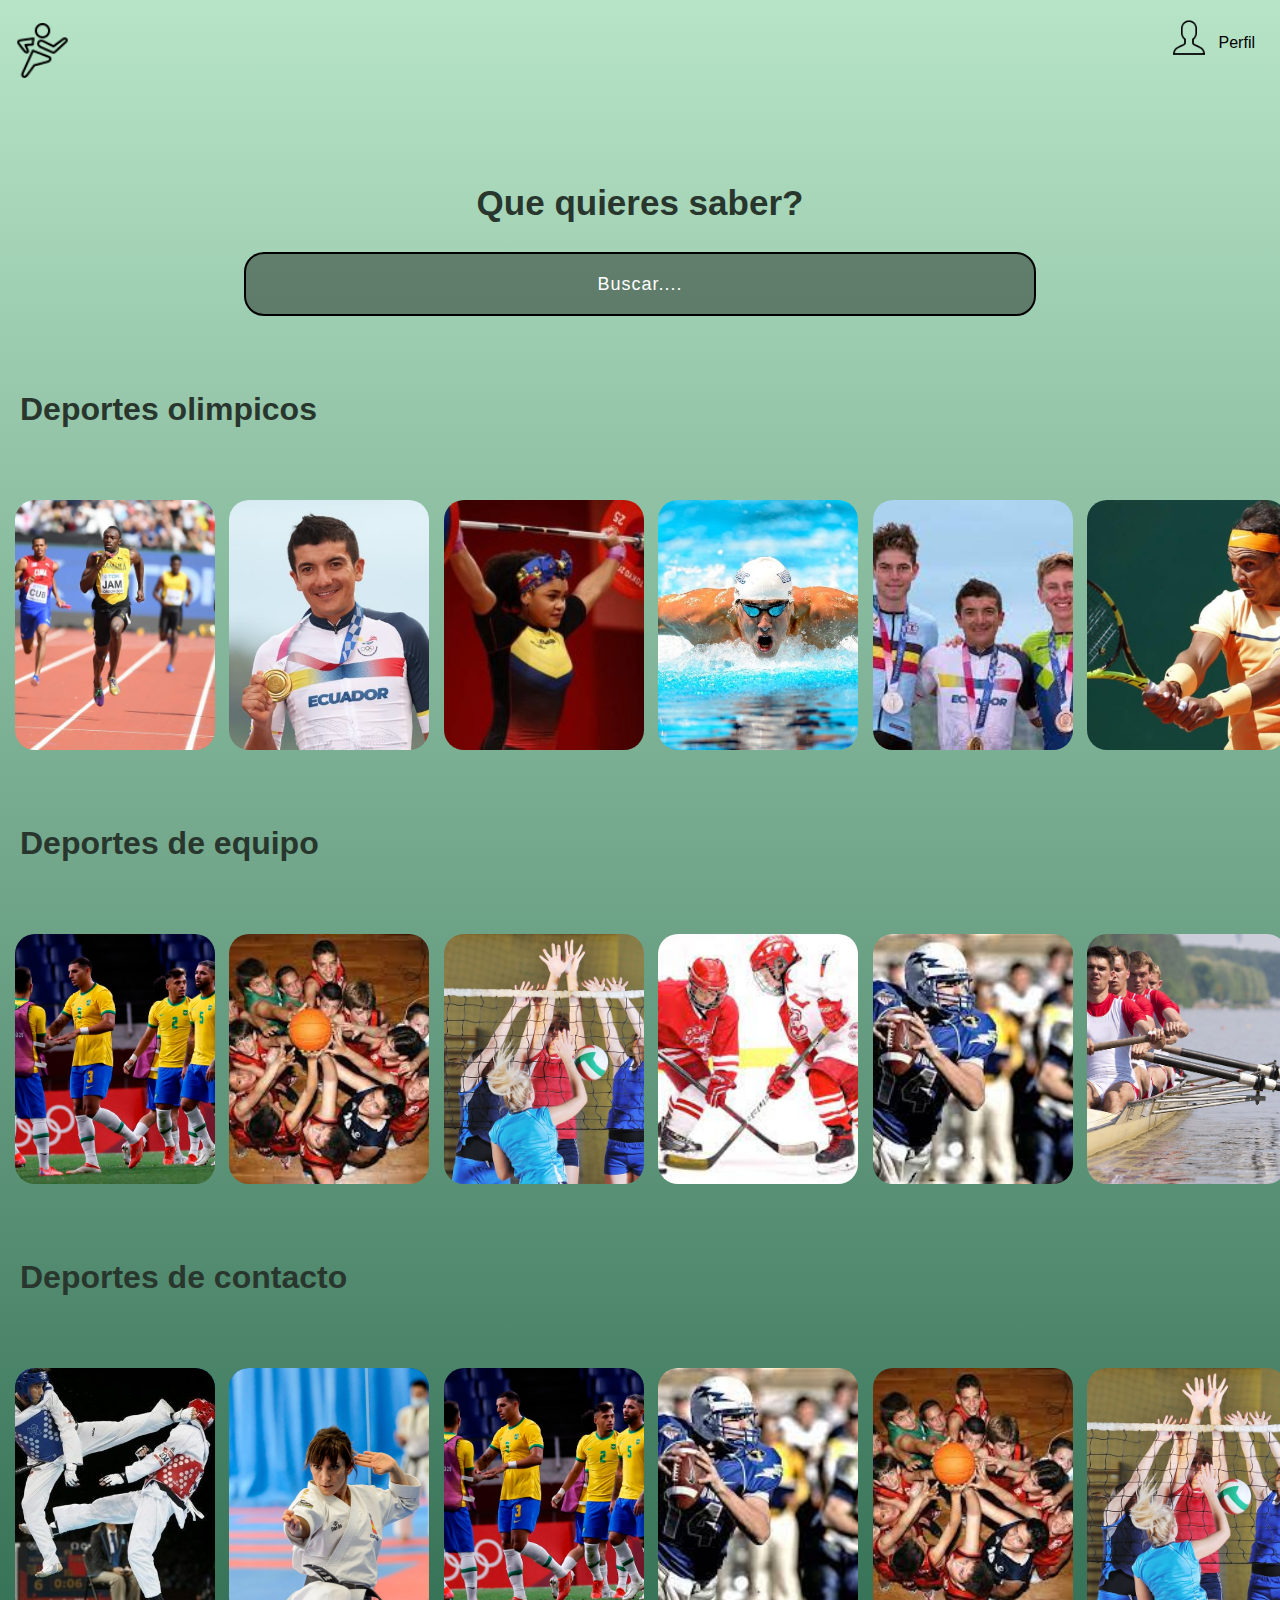
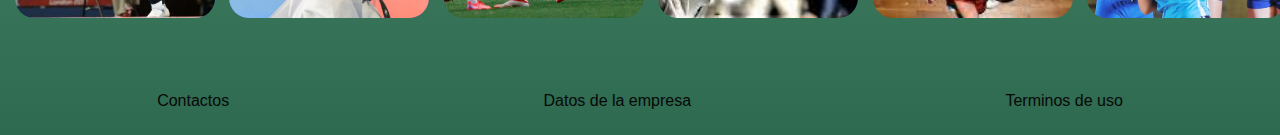
<file: index.html>
<!DOCTYPE html>
<html lang="en">
<head>
    <meta charset="UTF-8">
    <meta http-equiv="X-UA-Compatible" content="IE=edge">
    <meta name="viewport" content="width=device-width, initial-scale=1.0">
    <title>Deportes</title>
    <link rel="stylesheet" href="css/style.css">
</head>
<body>
    <header class="header">
        <img class="header--img" src="img/logo.png" alt="logo">
        <div class="header__container">
            <div class="header__container--menu">
                <img src="img/perfil.png" alt="perfil">
                <p>Perfil</p>
            </div>
            <ul>
                <li><a href="registro.html">Cuenta</a></li>
                <li><a href="login.html">Cerrar Sesión</a></li>
            </ul>
        </div>
    </header>
    <section class="main">
        <h2>Que quieres saber?</h2>
        <input class="main__input" type="text" placeholder="Buscar....">
    </section>

    <h1 class="titulo">Deportes olimpicos</h1>
    <section class="carousel">
        <div class="carousel__container">
            <div class="carousel--item">
                <img src="img/atletismo.jpg" alt="Item 1">
                <div class="carousel--item-detail">
                    <div>
                        <img src="img/play.png" alt="Play">
                        <img src="img/add.png" alt="Add">
                    </div>
                    <h4>Titulo</h4>
                    <p>Subtitlo descriptivo</p>
                </div>
            </div>
            <div class="carousel--item">
                <img src="img/img.jpg" alt="Item 2">
                <div class="carousel--item-detail">
                    <div>
                        <img src="img/play.png" alt="Play">
                        <img src="img/add.png" alt="Add">
                    </div>
                    <h4>Titulo</h4>
                    <p>Subtitlo descriptivo</p>
                </div>
            </div>
            <div class="carousel--item">
                <img src="img/naise.jpg" alt="Item 3">
                <div class="carousel--item-detail">
                    <div>
                        <img src="img/play.png" alt="Play">
                        <img src="img/add.png" alt="Add">
                    </div>
                    <h4>Titulo</h4>
                    <p>Subtitlo descriptivo</p>
                </div>
            </div>
            <div class="carousel--item">
                <img src="img/natacion.jpg" alt="Item 4">
                <div class="carousel--item-detail">
                    <div>
                        <img src="img/play.png" alt="Play">
                        <img src="img/add.png" alt="Add">
                    </div>
                    <h4>Titulo</h4>
                    <p>Subtitlo descriptivo</p>
                </div>
            </div>
            <div class="carousel--item">
                <img src="img/descarga.jpg" alt="Item 5">
                <div class="carousel--item-detail">
                    <div>
                        <img src="img/play.png" alt="Play">
                        <img src="img/add.png" alt="Add">
                    </div>
                    <h4>Titulo</h4>
                    <p>Subtitlo descriptivo</p>
                </div>
            </div>
            <div class="carousel--item">
                <img src="img/tenis.jpg" alt="Item 6">
                <div class="carousel--item-detail">
                    <div>
                        <img src="img/play.png" alt="Play">
                        <img src="img/add.png" alt="Add">
                    </div>
                    <h4>Titulo</h4>
                    <p>Subtitlo descriptivo</p>
                </div>
            </div>
            <div class="carousel--item">
                <img src="img/salto.jpg" alt="Item 6">
                <div class="carousel--item-detail">
                    <div>
                        <img src="img/play.png" alt="Play">
                        <img src="img/add.png" alt="Add">
                    </div>
                    <h4>Titulo</h4>
                    <p>Subtitlo descriptivo</p>
                </div>
            </div>
        </div>
    </section>
  
    
    <h1 class="titulo">Deportes de equipo</h1>
    <section class="carousel">
        <div class="carousel__container">
            <div class="carousel--item">
                <img src="img/futbol.jpg" alt="Item 1">
                <div class="carousel--item-detail">
                    <div>
                        <img src="img/play.png" alt="Play">
                        <img src="img/add.png" alt="Add">
                    </div>
                    <h4>Titulo</h4>
                    <p>Subtitlo descriptivo</p>
                </div>
            </div>
            <div class="carousel--item">
                <img src="img/basket.jpg" alt="Item 2">
                <div class="carousel--item-detail">
                    <div>
                        <img src="img/play.png" alt="Play">
                        <img src="img/add.png" alt="Add">
                    </div>
                    <h4>Titulo</h4>
                    <p>Subtitlo descriptivo</p>
                </div>
            </div>
            <div class="carousel--item">
                <img src="img/bolyy.jpg" alt="Item 3">
                <div class="carousel--item-detail">
                    <div>
                        <img src="img/play.png" alt="Play">
                        <img src="img/add.png" alt="Add">
                    </div>
                    <h4>Titulo</h4>
                    <p>Subtitlo descriptivo</p>
                </div>
            </div>
            <div class="carousel--item">
                <img src="img/joki.jpg" alt="Item 4">
                <div class="carousel--item-detail">
                    <div>
                        <img src="img/play.png" alt="Play">
                        <img src="img/add.png" alt="Add">
                    </div>
                    <h4>Titulo</h4>
                    <p>Subtitlo descriptivo</p>
                </div>
            </div>
            <div class="carousel--item">
                <img src="img/futbolamericano.jpg" alt="Item 5">
                <div class="carousel--item-detail">
                    <div>
                        <img src="img/play.png" alt="Play">
                        <img src="img/add.png" alt="Add">
                    </div>
                    <h4>Titulo</h4>
                    <p>Subtitlo descriptivo</p>
                </div>
            </div>
            <div class="carousel--item">
                <img src="img/remo.jpg" alt="Item 6">
                <div class="carousel--item-detail">
                    <div>
                        <img src="img/play.png" alt="Play">
                        <img src="img/add.png" alt="Add">
                    </div>
                    <h4>Titulo</h4>
                    <p>Subtitlo descriptivo</p>
                </div>
            </div>
            <div class="carousel--item">
                <img src="img/beibol.jpg" alt="Item 6">
                <div class="carousel--item-detail">
                    <div>
                        <img src="img/play.png" alt="Play">
                        <img src="img/add.png" alt="Add">
                    </div>
                    <h4>Titulo</h4>
                    <p>Subtitlo descriptivo</p>
                </div>
            </div>
        </div>
    </section>
    <h1 class="titulo">Deportes de contacto</h1>
    <section class="carousel">
        <div class="carousel__container">
            <div class="carousel--item">
                <img src="img/pelea.jpg" alt="Item 1">
                <div class="carousel--item-detail">
                    <div>
                        <img src="img/play.png" alt="Play">
                        <img src="img/add.png" alt="Add">
                    </div>
                    <h4>Titulo</h4>
                    <p>Subtitlo descriptivo</p>
                </div>
            </div>
            <div class="carousel--item">
                <img src="img/Sandra.jpg" alt="Item 2">
                <div class="carousel--item-detail">
                    <div>
                        <img src="img/play.png" alt="Play">
                        <img src="img/add.png" alt="Add">
                    </div>
                    <h4>Titulo</h4>
                    <p>Subtitlo descriptivo</p>
                </div>
            </div>
            <div class="carousel--item">
                <img src="img/futbol.jpg" alt="Item 3">
                <div class="carousel--item-detail">
                    <div>
                        <img src="img/play.png" alt="Play">
                        <img src="img/add.png" alt="Add">
                    </div>
                    <h4>Titulo</h4>
                    <p>Subtitlo descriptivo</p>
                </div>
            </div>
            <div class="carousel--item">
                <img src="img/futbolamericano.jpg" alt="Item 4">
                <div class="carousel--item-detail">
                    <div>
                        <img src="img/play.png" alt="Play">
                        <img src="img/add.png" alt="Add">
                    </div>
                    <h4>Titulo</h4>
                    <p>Subtitlo descriptivo</p>
                </div>
            </div>
            <div class="carousel--item">
                <img src="img/basket.jpg" alt="Item 5">
                <div class="carousel--item-detail">
                    <div>
                        <img src="img/play.png" alt="Play">
                        <img src="img/add.png" alt="Add">
                    </div>
                    <h4>Titulo</h4>
                    <p>Subtitlo descriptivo</p>
                </div>
            </div>
            <div class="carousel--item">
                <img src="img/bolyy.jpg" alt="Item 6">
                <div class="carousel--item-detail">
                    <div>
                        <img src="img/play.png" alt="Play">
                        <img src="img/add.png" alt="Add">
                    </div>
                    <h4>Titulo</h4>
                    <p>Subtitlo descriptivo</p>
                </div>
            </div>
            <div class="carousel--item">
                <img src="img/beibol.jpg" alt="Item 6">
                <div class="carousel--item-detail">
                    <div>
                        <img src="img/play.png" alt="Play">
                        <img src="img/add.png" alt="Add">
                    </div>
                    <h4>Titulo</h4>
                    <p>Subtitlo descriptivo</p>
                </div>
            </div>
        </div>
    </section>

    <footer class="footer">
        <a href="/">Contactos</a>
        <a href="/">Datos de la empresa</a>
        <a href="/">Terminos de uso</a>
    </footer>
</body>
</html>
</file>
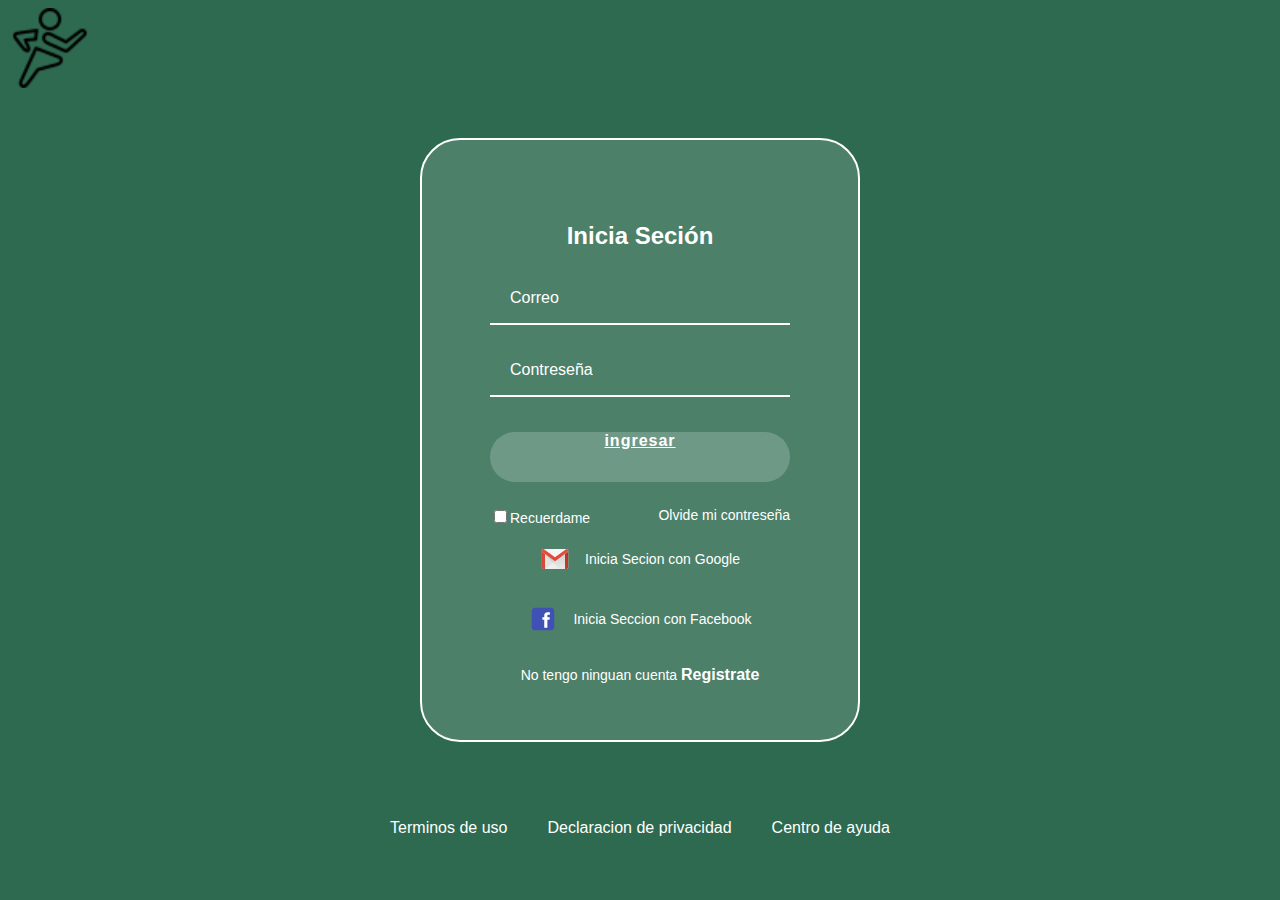
<file: login.html>
<!DOCTYPE html>
<html lang="en">

<head>
    <meta charset="UTF-8">
    <title>Login</title>
    <link rel="stylesheet" href="css/login.css">
</head>

<body>
    <header class="header">
        <img class="header__img" src="img/logo.png" alt="Logo Buho">
    </header>

    <section class="login">
        <section class="login__container">
            <h2>Inicia Seción</h2>
            <form class="login__container--form">
                <input class="input" type="text" placeholder="Correo">
                <input class="input" type="password" placeholder="Contreseña">
                <a href="index.html" class="button">ingresar</a>
                <div class="login_container--rememberme">
                    <label>
                        <input type="checkbox" id="cbox1" value="">Recuerdame
                    </label>
                    <a href="/">Olvide mi contreseña</a>
                </div>
            </form>
            <section class="login__container--social-media">
                <div>
                    <img class="login__container--img" src="img/gmail.svg" alt="Icono-Gmail">Inicia Secion con Google
                </div>
                <div>
                    <img class="login__container--img" src="img/facebook.svg" alt="Icono-Facebook"> Inicia Seccion
                    con Facebook
                </div>
            </section>
            <p class="login__container--register">No tengo ninguan cuenta <a href="registro.html">Registrate</a></p>
        </section>
    </section>
    
    <footer class="footer">
        <a href="/">Terminos de uso</a>
        <a href="/">Declaracion de privacidad</a>
        <a href="">Centro de ayuda</a>
    </footer>
</body>

</html>
</file>
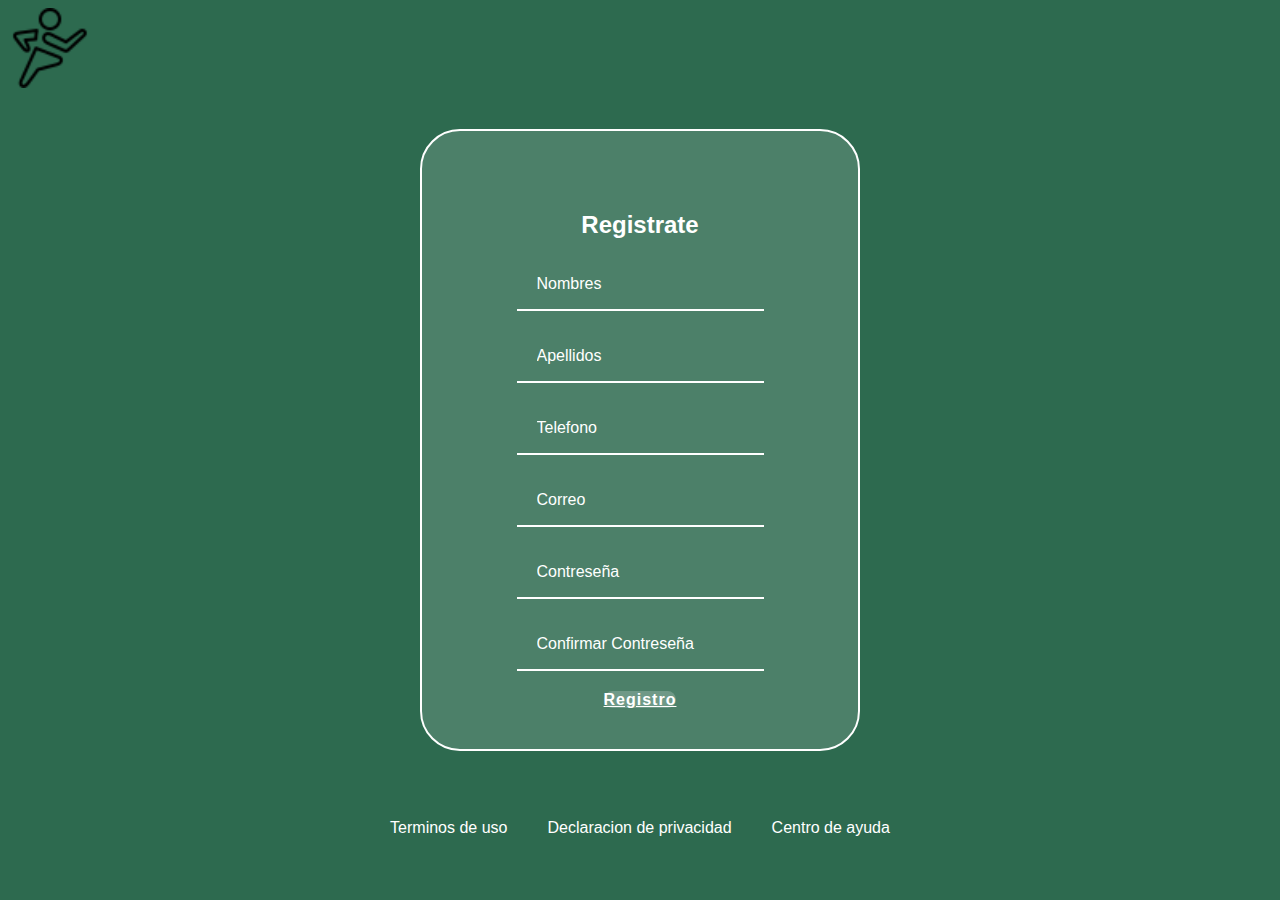
<file: registro.html>
<!DOCTYPE html>
<html lang="en">

<head>
    <meta charset="UTF-8">
    <title>Registro</title>
    <link rel="stylesheet" href="css/registro.css">
</head>

<body>
    <header class="header">
        <img class="header__img" src="img/logo.png"Logo Buho">
    </header>

    <section class="login">
        <section class="login__container">
            <h2>Registrate</h2>
            <form class="login__container--form">
                <input class="input" type="text" placeholder="Nombres">
                <input class="input" type="text" placeholder="Apellidos">
                <input class="input" type="tel" placeholder="Telefono">
                <input class="input" type="email" placeholder="Correo">
                <input class="input" type="password" placeholder="Contreseña">
                <input class="input" type="password" placeholder="Confirmar Contreseña">
                <a href="login.html" class="button">Registro</a>

            </form>
        </section>
    </section>

    <footer class="footer">
        <a href="/">Terminos de uso</a>
        <a href="/">Declaracion de privacidad</a>
        <a href="">Centro de ayuda</a>
    </footer>
</body>

</html>
</file>
<file: css/style.css>
body{
    margin: 0;
    padding: 0;
    background: linear-gradient(to top, #2d6a4f, #b7e4c7);
    font-family: 'Segoe UI', Tahoma, Geneva, Verdana, sans-serif;
}

header{
    display: flex;
    justify-content: space-between;
    align-items: center;
    height: 100px;
    width: 100%;
}

.header__container{
    margin-right: 25px
}

.header--img{
    height: 55px;
    width: 55px;
    margin-left: 15px;
}

.header__container--menu{
    margin-right: 25px;
}

.header__container ul{
    display: none;
    text-decoration: none;
    list-style: none;
    padding: 0;
    margin: 0 0 0 -24px;
    width: 120px;
    position: absolute;
    text-align:right;
}

.header__container:hover ul, ul:hover{
    display: block;
}

.header__container li{
    margin: 0 5px 10px 0;
}

.header__container a{
    text-decoration: none;
    color: black;
}

.header__container a:hover{
    color: #004e98;
    text-decoration: underline;
}

.header__container--menu{
    display: flex;
    margin: 0 0 15px 0;
}

.header__container--menu img{
    width: 40px;
    height: 40px;
    margin-right: 10px;
}

.main{
    display: flex;
    justify-content: center;
    align-items: center;
    flex-direction: column;
    height: 30vh;
    width: 100%;
}

.main h2{
    color: #28362d;
    font-size: 35px;
}

.main__input{
    border: solid 2px black;
    background: rgba(0,0,0,0.4);
    height: 40px;
    width: 60%;
    border-radius: 20px;
    padding: 10px;
    font-size: 18px;
    color: white;
    outline: none;
    text-align: center;
    letter-spacing: 1px;
}

.main__input::placeholder{
    color: white;
}

.titulo{
    color: #28362d;
    margin-left: 20px;
}

.carousel{
    width: 100%;
    /*Si se excede se crea una barra de navegacion*/
    overflow: scroll;
    position: relative;
    overflow-x: scroll;
    overflow-y: hidden;
}

.carousel::-webkit-scrollbar{
    /*Elimina la configuracion basica*/
    -webkit-appearance: none;
}

.carousel::-webkit-scrollbar-thumb{
    background-color: #21412c;
    border-radius: 15px;
    border: solid 2px #97ddaf;
}

.carousel__container{
    white-space: nowrap;
    width: auto;
    margin: 50px 0 50px 15px;
}

.carousel--item{
    width: 200px;
    height: 250px;
    display: inline-block;
    overflow: hidden;
    cursor: pointer;
    position: relative;
    margin-right: 10px;
    border-radius: 20px;
    transition: 450ms;
    transform-origin: left;
    background: #004e98;
}

.carousel--item:hover ~ .carousel--item{
    transform: translate3d(75px, 0, 0)
}

.carousel__container:hover .carousel--item{
    opacity: 0.3;
}

.carousel__container:hover .carousel--item:hover {
    opacity: 1;
    transform: scale(1.35);
}

.carousel--item img{
    width: 200px;
    height: 250px;
    object-fit: cover;
}

.carousel--item-detail{
    opacity: 0;
    position:absolute;
    left: 0;
    right: 0;
    top: 0;
    bottom: 0;
    display: flex;
    flex-direction:column;
    justify-content: flex-end;
    align-items: flex-start;
    color: #e8b634;
    background: linear-gradient(rgba(163, 106, 106, 0.3),rgba(0, 0, 0, 0.6));
}

.carousel--item-detail:hover {
    opacity: 1;
}

.carousel--item-detail img{
    width: 50px;
    height: 50px;
    margin: 0;
    padding: 0;
}

.carousel--item-detail h4,
.carousel--item-detail p{
    margin: 0 0 3px 7px;
    padding: 0;
}

.footer{
    width: 100%;
    background: transparent;
    display: flex;
    align-items: center;
    justify-content: center;
    flex-direction: column;
}

.footer a{
    text-decoration: none;
    padding: 10px 0 15px 0;
    color: #070808;
}

@media only screen and (min-width: 500px){
    .footer{
        display: flex;
        align-items: center;
        justify-content: space-around;
        flex-direction: row;
        padding: 10px 0;
    }
}
</file>
<file: css/login.css>
body{
    margin: 0;
    background: linear-gradient( #2d6a4f, #2d6a4f);
    font-family: 'Urbanist', sans-serif;
}

.header{
    width: 100%;
    height: 90px;
    display: flex;
    justify-content: space-between;
    align-items: center;
}

.header__img{
    height: 80px;
    margin-left: 10px;
    margin-top: 5px;
}

.login{
    /*Alinear contenido en columnas y centrados*/
    display: flex;
    align-items: center;
    justify-content: center;
    flex-direction: column;
    padding: 0px 30px;
    /*min-height: calc() => Por mas alto que sea la pantalla este va a ser nuestro valor minimo
    , se vasta en el % de vista del usuario. Es una operacion matematica donde del 100% de la vista de
    altura (ViewHeigh), se le da un valor de 200px independientemente del resto*/
    min-height: calc(100vh - 200px);
}

.login__container{
    background-color: rgba(255, 255, 255, 0.15);
    border: rgba(255, 255, 255) solid 2px;
    border-radius: 40px;
    color: white;
    padding: 60px 68px 40px;
    min-height: 500px;
    width: 300px;
    text-align: center;
    display: flex;
    justify-content: space-around;
    flex-direction: column;
}

.login__container--form{
    display: flex;
    flex-direction: column;
}

.login__container--form label{
    font-size: 14px;
}

.login_container--rememberme{
    display: flex;
    justify-content: space-between;
    margin-top: 10px;
}

.login_container--rememberme a{
    font-size: 14px;
    color: white;
    text-decoration: none;
}

.login_container--rememberme a:hover{
    color:#4e329a;
    text-decoration: underline;
}

.login__container--social-media{
    display: flex;
    align-items: center;
    justify-content: center;
    flex-direction: column;
}
/*De esta manera hacemos que aplique a todos los divs de manera imperativa*/
.login__container--social-media > div{
    display: flex;
    align-items: center;
    font-size: 14px;
    margin: 15px 0px;
}

.login__container--social-media > div > img{
    width: 30px;
    margin-right: 15px;
}

.login__container--register{
    font-size: 14px;
}

.login__container--register a{
    color: white;
    text-decoration: none;
    font-size: 16px;
    font-weight: bold;
}

.login__container--register a:hover{
    color: #4e329a;
    text-decoration: underline;
}

.input{
    background-color: transparent;
    border-top: 0px;
    border-left: 0px;
    border-right: 0px;
    border-bottom: 2px solid white;
    font-family: 'Urbanist', sans-serif;
    font-size: 16px;
    /*Evita que se marque cuando se usa el input*/
    outline: none;
    margin-bottom: 20px;
    padding: 0px 20px;
    height: 50px;
}
 /*El seudo-elemento placehorlder cambia el interior de los inputs en el texto*/
::placeholder{
    color: white;
}

.button{
    background: rgba(255, 255, 255, 0.2);
    border: none;
    border-radius: 25px;
    font-family: 'Urbanist', sans-serif;
    font-size: 16px;
    color: white;
    font-weight: bold;
    cursor: pointer;
    height: 50px;
    margin: 15px 0px;
    letter-spacing: 1px;
}

.footer{
    display: flex;
    justify-content: center;
    align-items: center;
    height: 75px;
    width: 100%;
}

.footer > a {
    color: white;
    text-decoration: none;
    margin: 10px;
    padding: 10px;
    cursor: pointer;
    font-size: 16px;
}

.footer > a:hover{
    color: rgb(245, 168, 219);
    text-decoration: underline;
}
/*Adaptacion a movil - apartir de los 600px se aplican las reglas que estan en @media*/

@media only screen and (max-width:600px){
    .login__container{
        background: transparent;
        border: none;
        padding: 0;
        width: 100%;
    }

    .footer{
        background-color: rgba(255, 255, 255, 0.15);
        align-items: center;
        justify-content: center;
        flex-direction: column;
        padding: 10px 0 15px 0;
        margin: 30px 0 5px 0 ;
    }

    .footer > a {
        margin: 0px;
        padding: 10px;
    }
}
</file>
<file: css/registro.css>
body{
    margin: 0;
    background: linear-gradient( #2d6a4f, #2d6a4f);
    font-family: 'Urbanist', sans-serif;
}

.header{
    width: 100%;
    height: 90px;
    display: flex;
    justify-content: space-between;
    align-items: center;
}

.header__img{
    height: 80px;
    margin-left: 10px;
    margin-top: 5px;
}

.login{
    /*Alinear contenido en columnas y centrados*/
    display: flex;
    align-items: center;
    justify-content: center;
    flex-direction: column;
    padding: 0px 30px;
    /*min-height: calc() => Por mas alto que sea la pantalla este va a ser nuestro valor minimo
    , se vasta en el % de vista del usuario. Es una operacion matematica donde del 100% de la vista de
    altura (ViewHeigh), se le da un valor de 200px independientemente del resto*/
    min-height: calc(100vh - 200px);
}

.login__container{
    background-color: rgba(255, 255, 255, 0.15);
    border: rgba(255, 255, 255) solid 2px;
    border-radius: 40px;
    color: white;
    padding: 60px 68px 40px;
    min-height: 500px;
    width: 300px;
    text-align: center;
    display: flex;
    justify-content: space-around;
    flex-direction: column;
}

.input{
    background-color: transparent;
    border-top: 0px;
    border-left: 0px;
    border-right: 0px;
    border-bottom: 2px solid white;
    font-family: 'Urbanist', sans-serif;
    font-size: 16px;
    /*Evita que se marque cuando se usa el input*/
    outline: none;
    margin-bottom: 20px;
    padding: 0px 20px;
    height: 50px;
}
 /*El seudo-elemento placehorlder cambia el interior de los inputs en el texto*/
::placeholder{
    color: white;
}

.button{
    background: rgba(255, 255, 255, 0.2);
    border: none;
    border-radius: 25px;
    font-family: 'Urbanist', sans-serif;
    font-size: 16px;
    color: white;
    font-weight: bold;
    cursor: pointer;
    height: 50px;
    margin: 15px 0px;
    letter-spacing: 1px;
}

.footer{
    display: flex;
    justify-content: center;
    align-items: center;
    height: 75px;
    width: 100%;
}

.footer > a {
    color: white;
    text-decoration: none;
    margin: 10px;
    padding: 10px;
    cursor: pointer;
    font-size: 16px;
}

.footer > a:hover{
    color: rgb(245, 168, 219);
    text-decoration: underline;
}

@media only screen and (max-width:600px){
    .login__container{
        background: transparent;
        border: none;
        padding: 0;
        width: 100%;
    }

    .footer{
        background-color: rgba(255, 255, 255, 0.15);
        align-items: center;
        justify-content: center;
        flex-direction: column;
        padding: 10px 0 15px 0;
        margin: 30px 0 5px 0 ;
    }

    .footer > a {
        margin: 0px;
        padding: 10px;
    }
}
</file>
